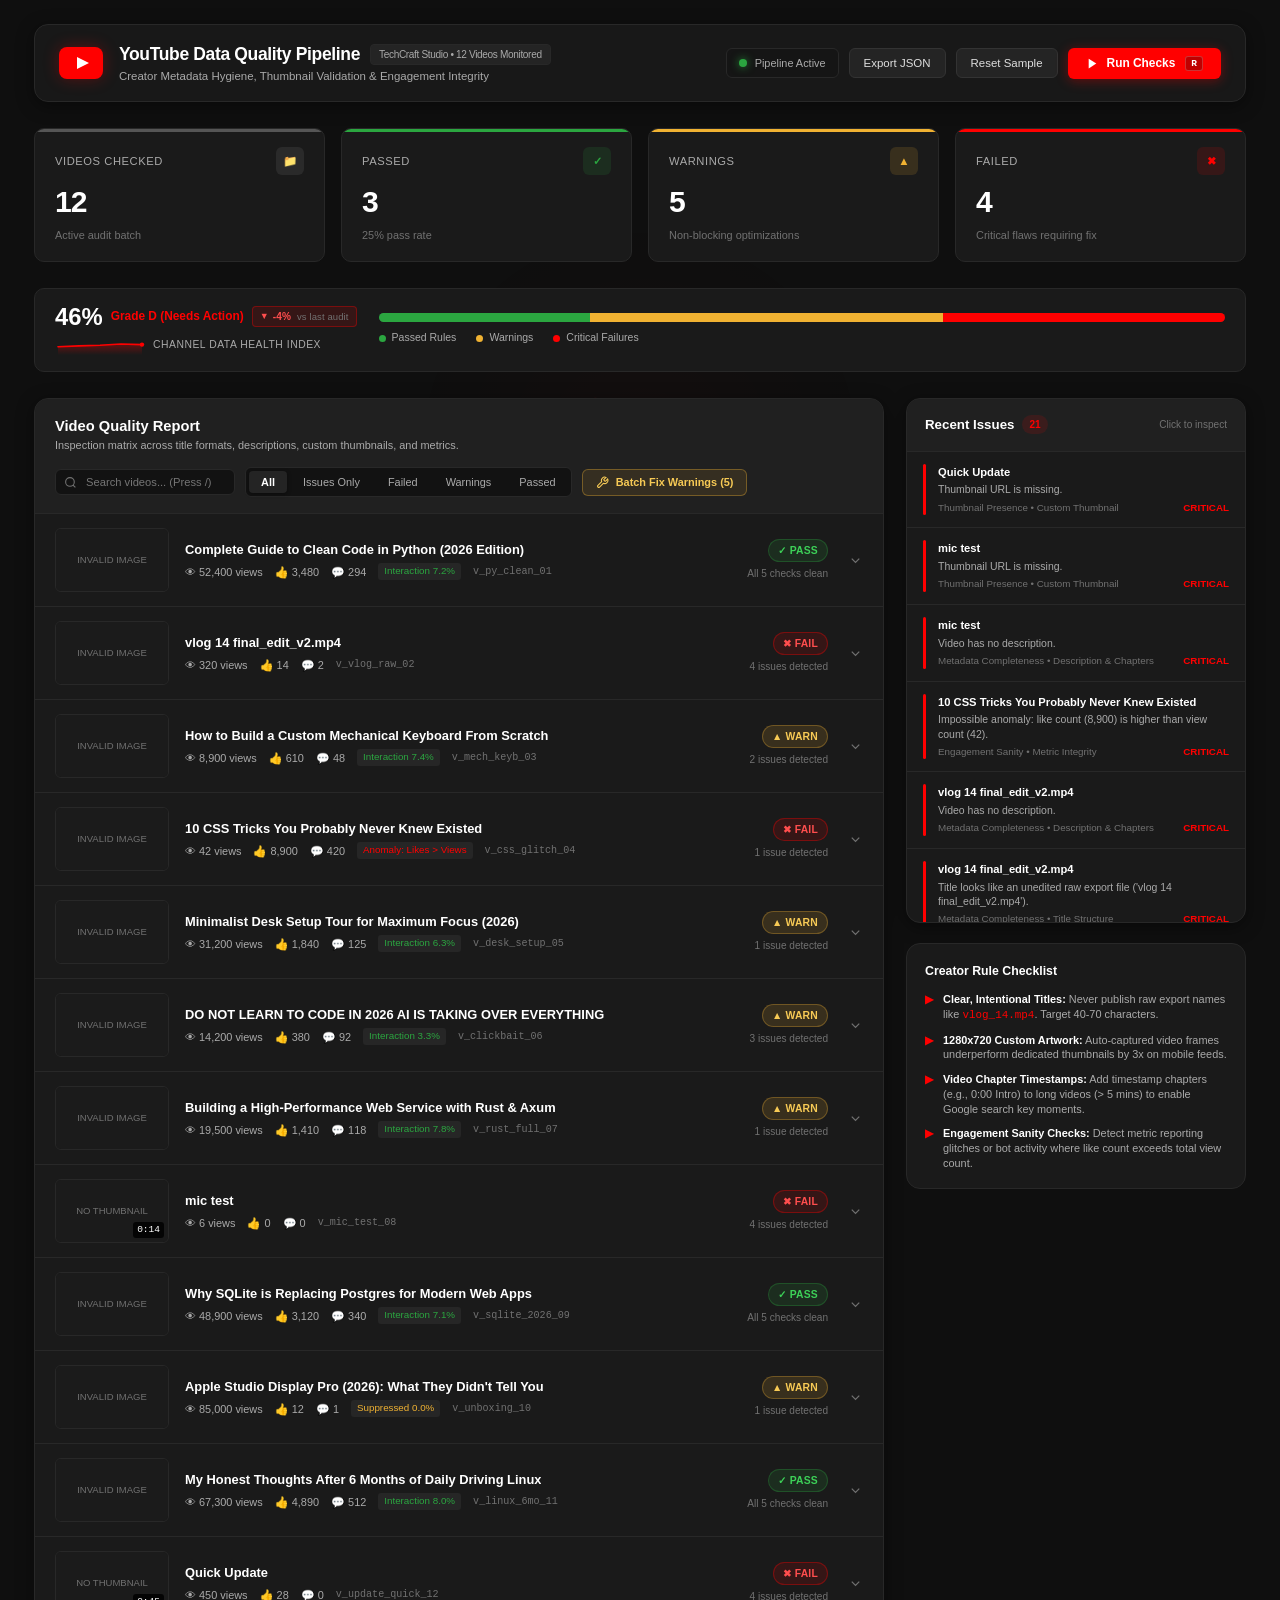
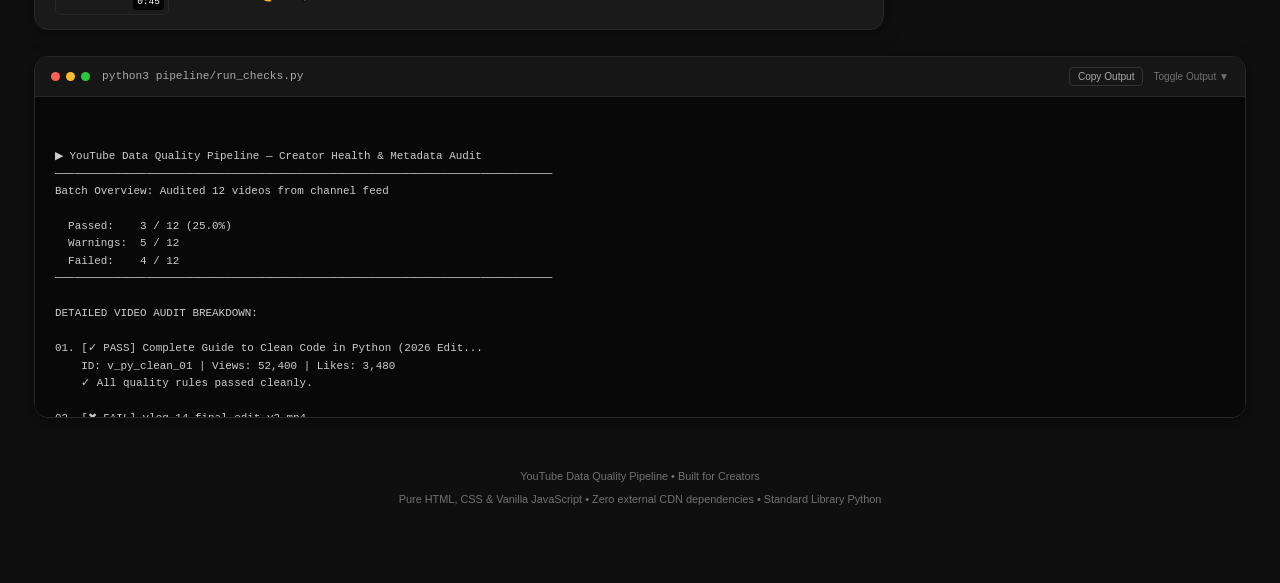
<file: index.html>
<!doctype html>
<html lang="en">
  <head>
    <meta charset="UTF-8" />
    <meta name="viewport" content="width=device-width, initial-scale=1.0" />
    <title>YouTube Data Quality Pipeline</title>
    <meta name="description" content="A practical monitoring and data quality pipeline for YouTube creators to catch metadata gaps, missing thumbnails, and engagement anomalies." />
    <meta property="og:title" content="YouTube Data Quality Pipeline" />
    <meta property="og:description" content="A practical monitoring and data quality pipeline for YouTube creators to catch metadata gaps, missing thumbnails, and engagement anomalies." />
    <meta property="og:type" content="website" />
    <meta name="twitter:card" content="summary_large_image" />
    <link rel="stylesheet" href="/frontend/styles.css" />
  </head>
  <body>
    <!-- Full-Screen Ambient Live Particle Canvas (YouTube red particles with central play-button orbital drift) -->
    <canvas id="particle-canvas"></canvas>

    <div class="app-container">
      <!-- Top Site Header (Clean, Muted, Professional) -->
      <header class="site-header">
        <div class="brand-wrapper">
          <div class="brand-logo-icon" title="YouTube Data Quality Pipeline">
            <div class="play-triangle"></div>
          </div>
          <div class="brand-text">
            <h1>
              YouTube Data Quality Pipeline
              <span class="channel-badge">TechCraft Studio • 12 Videos Monitored</span>
            </h1>
            <p>Creator Metadata Hygiene, Thumbnail Validation & Engagement Integrity</p>
          </div>
        </div>

        <div class="header-actions">
          <div class="system-status">
            <span class="status-dot"></span>
            <span>Pipeline Active</span>
          </div>
          <button id="export-report-btn" class="btn-secondary" title="Export JSON audit report">
            Export JSON
          </button>
          <button id="reset-data-btn" class="btn-secondary" title="Restore sample dataset to original state">
            Reset Sample
          </button>
          <button id="run-pipeline-btn" class="btn-primary" title="Execute automated channel ruleset">
            <svg class="btn-icon" width="13" height="13" viewBox="0 0 24 24" fill="currentColor">
              <polygon points="5 3 19 12 5 21 5 3"></polygon>
            </svg>
            Run Checks <span class="kbd-hint">R</span>
          </button>
        </div>
      </header>

      <!-- Pipeline Progress Banner (Shows during Run Checks simulation) -->
      <div id="pipeline-progress-banner" class="pipeline-progress-banner hidden">
        <div class="progress-header">
          <span id="progress-step-text" class="progress-step-text">Scanning channel video feed...</span>
          <span id="progress-step-count" style="font-family: var(--font-mono); color: var(--yt-red);">1/4</span>
        </div>
        <div class="progress-track">
          <div id="progress-fill" class="progress-fill"></div>
        </div>
      </div>

      <!-- Four Summary Metric Cards -->
      <section class="summary-grid">
        <!-- Total Videos -->
        <div class="summary-card total">
          <div class="card-label-group">
            <span class="card-title">Videos Checked</span>
            <div class="card-icon-badge">📁</div>
          </div>
          <div id="card-val-total" class="card-value">12</div>
          <div class="card-subtext">Active audit batch</div>
        </div>

        <!-- Passed -->
        <div class="summary-card passed">
          <div class="card-label-group">
            <span class="card-title">Passed</span>
            <div class="card-icon-badge">✓</div>
          </div>
          <div id="card-val-passed" class="card-value">3</div>
          <div id="passed-rate-text" class="card-subtext">25% pass rate</div>
        </div>

        <!-- Warnings -->
        <div class="summary-card warnings">
          <div class="card-label-group">
            <span class="card-title">Warnings</span>
            <div class="card-icon-badge">▲</div>
          </div>
          <div id="card-val-warnings" class="card-value">5</div>
          <div class="card-subtext">Non-blocking optimizations</div>
        </div>

        <!-- Failed -->
        <div class="summary-card failed">
          <div class="card-label-group">
            <span class="card-title">Failed</span>
            <div class="card-icon-badge">✖</div>
          </div>
          <div id="card-val-failed" class="card-value">4</div>
          <div class="card-subtext">Critical flaws requiring fix</div>
        </div>
      </section>

      <!-- Channel Health Bar -->
      <section class="health-overview-bar">
        <div class="health-stat-group">
          <div class="health-score-dial">
            <div class="score-number-row">
              <span id="health-score-val" class="score-number">58%</span>
              <span id="health-score-grade" class="score-grade">Grade C</span>
              <div id="health-trend-badge" class="health-trend-badge positive" title="Historical change compared to previous audit">
                <span id="trend-icon" class="trend-arrow">▲</span>
                <span id="health-trend-val">+8%</span>
                <span class="trend-period">vs last audit</span>
              </div>
            </div>
            <div class="health-sparkline-wrapper">
              <svg id="health-sparkline" class="health-sparkline" viewBox="0 0 90 22"></svg>
              <span class="score-label">Channel Data Health Index</span>
            </div>
          </div>
        </div>

        <div class="stacked-health-bar-container">
          <div class="stacked-health-bar">
            <div id="seg-passed" class="health-seg passed" style="width: 25%;"></div>
            <div id="seg-warn" class="health-seg warnings" style="width: 42%;"></div>
            <div id="seg-fail" class="health-seg failed" style="width: 33%;"></div>
          </div>
          <div class="stacked-health-legend">
            <div class="legend-item">
              <span class="legend-dot passed"></span>
              <span>Passed Rules</span>
            </div>
            <div class="legend-item">
              <span class="legend-dot warnings"></span>
              <span>Warnings</span>
            </div>
            <div class="legend-item">
              <span class="legend-dot failed"></span>
              <span>Critical Failures</span>
            </div>
          </div>
        </div>
      </section>

      <!-- Main Layout: Quality Report & Sidebar -->
      <div class="main-layout-grid">
        <!-- Left Column: Video Quality Report Section -->
        <section class="report-section">
          <div class="section-toolbar">
            <div class="toolbar-title-group">
              <h2>Video Quality Report</h2>
              <p>Inspection matrix across title formats, descriptions, custom thumbnails, and metrics.</p>
            </div>

            <div style="display: flex; gap: 10px; flex-wrap: wrap; align-items: center;">
              <div class="search-wrapper">
                <svg class="search-icon" viewBox="0 0 24 24" fill="none" stroke="currentColor" stroke-width="2">
                  <circle cx="11" cy="11" r="8"></circle>
                  <line x1="21" y1="21" x2="16.65" y2="16.65"></line>
                </svg>
                <input type="text" id="video-search-input" class="search-input" placeholder="Search videos... (Press /)" />
              </div>

              <div class="filter-group">
                <button class="filter-btn active" data-filter="all">All</button>
                <button class="filter-btn" data-filter="issues">Issues Only</button>
                <button class="filter-btn" data-filter="failed">Failed</button>
                <button class="filter-btn" data-filter="warnings">Warnings</button>
                <button class="filter-btn" data-filter="passed">Passed</button>
              </div>

              <button id="batch-fix-btn" class="batch-fix-btn" title="Batch apply recommended metadata fixes to all warning videos">
                <svg width="13" height="13" viewBox="0 0 24 24" fill="none" stroke="currentColor" stroke-width="2">
                  <path d="M14.7 6.3a1 1 0 0 0 0 1.4l1.6 1.6a1 1 0 0 0 1.4 0l3.77-3.77a6 6 0 0 1-7.94 7.94l-6.91 6.91a2.12 2.12 0 0 1-3-3l6.91-6.91a6 6 0 0 1 7.94-7.94l-3.76 3.76z"></path>
                </svg>
                <span>Batch Fix Warnings (<span id="batch-fix-count">5</span>)</span>
              </button>
            </div>
          </div>

          <!-- Video Audit List -->
          <div id="video-audit-list" class="video-list">
            <!-- Populated dynamically via app.js -->
          </div>
        </section>

        <!-- Right Column: Recent Issues & Creator Checklist -->
        <aside class="sidebar-panel">
          <!-- Recent Issues Panel -->
          <div class="issues-panel">
            <div class="panel-header">
              <h3>
                <span>Recent Issues</span>
                <span id="issues-count-badge" class="issues-count-pill">0</span>
              </h3>
              <span style="font-size: 0.72rem; color: var(--yt-text-muted);">Click to inspect</span>
            </div>
            <div id="recent-issues-list" class="issues-list">
              <!-- Populated dynamically via app.js -->
            </div>
          </div>

          <!-- Creator Quality Checklist -->
          <div class="checklist-panel">
            <h4>Creator Rule Checklist</h4>
            <ul class="checklist-items">
              <li class="checklist-item">
                <span class="check-bullet">▶</span>
                <div>
                  <strong style="color: #fff;">Clear, Intentional Titles:</strong>
                  Never publish raw export names like <code style="color: var(--yt-red);">vlog_14.mp4</code>. Target 40-70 characters.
                </div>
              </li>
              <li class="checklist-item">
                <span class="check-bullet">▶</span>
                <div>
                  <strong style="color: #fff;">1280x720 Custom Artwork:</strong>
                  Auto-captured video frames underperform dedicated thumbnails by 3x on mobile feeds.
                </div>
              </li>
              <li class="checklist-item">
                <span class="check-bullet">▶</span>
                <div>
                  <strong style="color: #fff;">Video Chapter Timestamps:</strong>
                  Add timestamp chapters (e.g., 0:00 Intro) to long videos (&gt; 5 mins) to enable Google search key moments.
                </div>
              </li>
              <li class="checklist-item">
                <span class="check-bullet">▶</span>
                <div>
                  <strong style="color: #fff;">Engagement Sanity Checks:</strong>
                  Detect metric reporting glitches or bot activity where like count exceeds total view count.
                </div>
              </li>
            </ul>
          </div>
        </aside>
      </div>

      <!-- Terminal CLI Section (Displays exact CLI output from run_checks.py) -->
      <section class="terminal-section">
        <div id="terminal-header-toggle" class="terminal-header">
          <div class="terminal-title-group">
            <div class="terminal-dots">
              <span class="t-dot r"></span>
              <span class="t-dot y"></span>
              <span class="t-dot g"></span>
            </div>
            <span>python3 pipeline/run_checks.py</span>
          </div>
          <div class="terminal-actions">
            <button id="copy-terminal-btn" class="btn-terminal-copy">Copy Output</button>
            <span style="font-size: 0.72rem; color: var(--yt-text-muted);">Toggle Output ▼</span>
          </div>
        </div>
        <div id="terminal-body" class="terminal-body">
          <pre id="terminal-content">Loading pipeline results...</pre>
        </div>
      </section>

      <!-- Footer -->
      <footer class="site-footer">
        <div>YouTube Data Quality Pipeline • Built for Creators</div>
        <div>Pure HTML, CSS & Vanilla JavaScript • Zero external CDN dependencies • Standard Library Python</div>
      </footer>
    </div>

    <script src="/frontend/app.js"></script>
  </body>
</html>
</file>
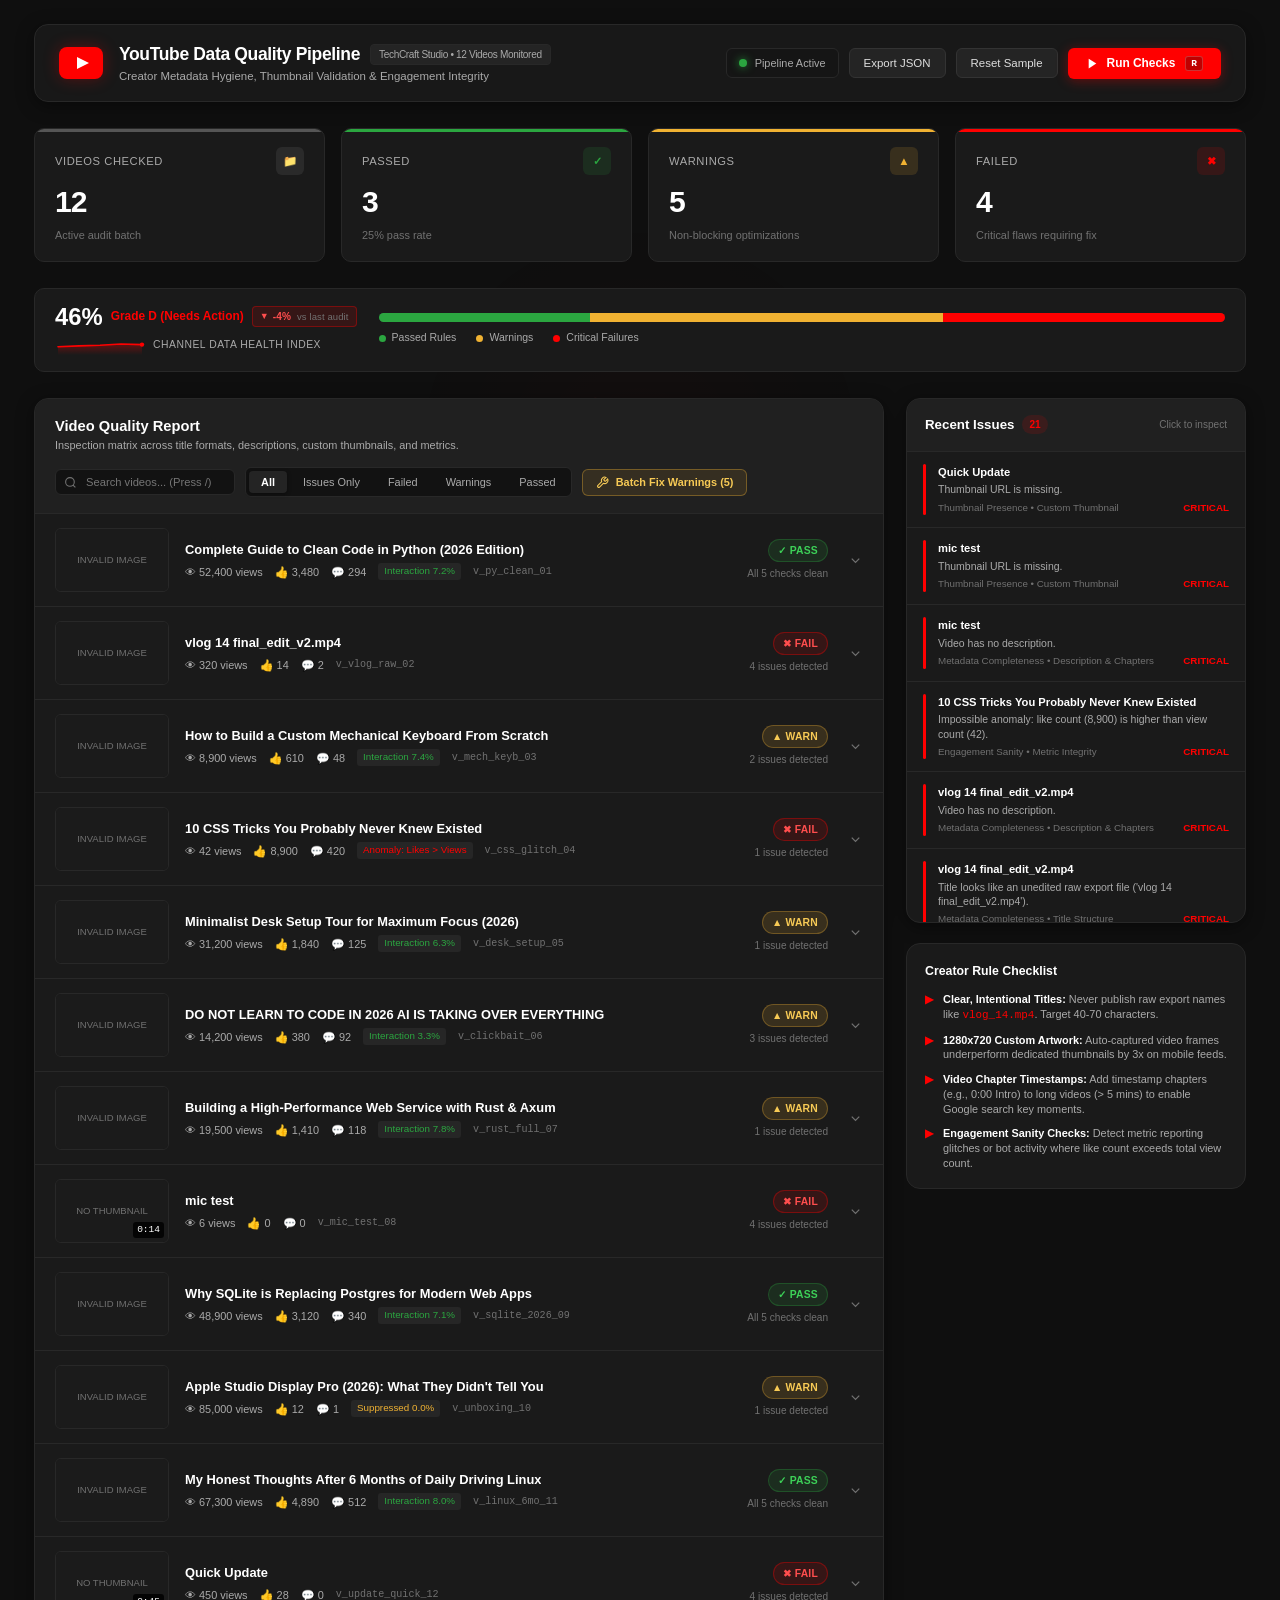
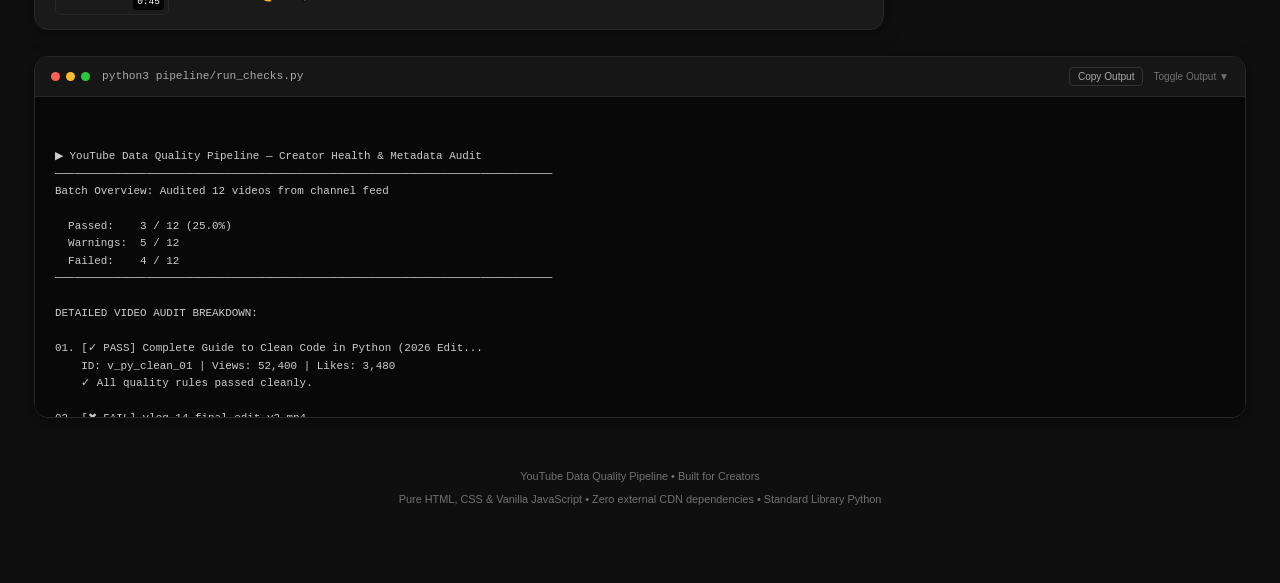
<file: frontend/index.html>
<!DOCTYPE html>
<html lang="en">
<head>
  <meta charset="UTF-8" />
  <meta name="viewport" content="width=device-width, initial-scale=1.0" />
  <title>YouTube Data Quality Pipeline</title>
  <meta name="description" content="A practical monitoring and data quality pipeline for YouTube creators to catch metadata gaps, missing thumbnails, and engagement anomalies." />
  <link rel="stylesheet" href="styles.css" />
</head>
<body>
  <!-- Full-Screen Ambient Live Particle Canvas (YouTube red particles with central play-button orbital drift) -->
  <canvas id="particle-canvas"></canvas>

  <div class="app-container">
    <!-- Top Site Header (Clean, Muted, Professional) -->
    <header class="site-header">
      <div class="brand-wrapper">
        <div class="brand-logo-icon" title="YouTube Data Quality Pipeline">
          <div class="play-triangle"></div>
        </div>
        <div class="brand-text">
          <h1>
            YouTube Data Quality Pipeline
            <span class="channel-badge">TechCraft Studio • 12 Videos Monitored</span>
          </h1>
          <p>Creator Metadata Hygiene, Thumbnail Validation & Engagement Integrity</p>
        </div>
      </div>

      <div class="header-actions">
        <div class="system-status">
          <span class="status-dot"></span>
          <span>Pipeline Active</span>
        </div>
        <button id="export-report-btn" class="btn-secondary" title="Export JSON audit report">
          Export JSON
        </button>
        <button id="reset-data-btn" class="btn-secondary" title="Restore sample dataset to original state">
          Reset Sample
        </button>
        <button id="run-pipeline-btn" class="btn-primary" title="Execute automated channel ruleset">
          <svg class="btn-icon" width="13" height="13" viewBox="0 0 24 24" fill="currentColor">
            <polygon points="5 3 19 12 5 21 5 3"></polygon>
          </svg>
          Run Checks <span class="kbd-hint">R</span>
        </button>
      </div>
    </header>

    <!-- Pipeline Progress Banner (Shows during Run Checks simulation) -->
    <div id="pipeline-progress-banner" class="pipeline-progress-banner hidden">
      <div class="progress-header">
        <span id="progress-step-text" class="progress-step-text">Scanning channel video feed...</span>
        <span id="progress-step-count" style="font-family: var(--font-mono); color: var(--yt-red);">1/4</span>
      </div>
      <div class="progress-track">
        <div id="progress-fill" class="progress-fill"></div>
      </div>
    </div>

    <!-- Four Summary Metric Cards -->
    <section class="summary-grid">
      <!-- Total Videos -->
      <div class="summary-card total">
        <div class="card-label-group">
          <span class="card-title">Videos Checked</span>
          <div class="card-icon-badge">📁</div>
        </div>
        <div id="card-val-total" class="card-value">12</div>
        <div class="card-subtext">Active audit batch</div>
      </div>

      <!-- Passed -->
      <div class="summary-card passed">
        <div class="card-label-group">
          <span class="card-title">Passed</span>
          <div class="card-icon-badge">✓</div>
        </div>
        <div id="card-val-passed" class="card-value">3</div>
        <div id="passed-rate-text" class="card-subtext">25% pass rate</div>
      </div>

      <!-- Warnings -->
      <div class="summary-card warnings">
        <div class="card-label-group">
          <span class="card-title">Warnings</span>
          <div class="card-icon-badge">▲</div>
        </div>
        <div id="card-val-warnings" class="card-value">5</div>
        <div class="card-subtext">Non-blocking optimizations</div>
      </div>

      <!-- Failed -->
      <div class="summary-card failed">
        <div class="card-label-group">
          <span class="card-title">Failed</span>
          <div class="card-icon-badge">✖</div>
        </div>
        <div id="card-val-failed" class="card-value">4</div>
        <div class="card-subtext">Critical flaws requiring fix</div>
      </div>
    </section>

    <!-- Channel Health Bar -->
    <section class="health-overview-bar">
      <div class="health-stat-group">
        <div class="health-score-dial">
          <div class="score-number-row">
            <span id="health-score-val" class="score-number">58%</span>
            <span id="health-score-grade" class="score-grade">Grade C</span>
            <div id="health-trend-badge" class="health-trend-badge positive" title="Historical change compared to previous audit">
              <span id="trend-icon" class="trend-arrow">▲</span>
              <span id="health-trend-val">+8%</span>
              <span class="trend-period">vs last audit</span>
            </div>
          </div>
          <div class="health-sparkline-wrapper">
            <svg id="health-sparkline" class="health-sparkline" viewBox="0 0 90 22"></svg>
            <span class="score-label">Channel Data Health Index</span>
          </div>
        </div>
      </div>

      <div class="stacked-health-bar-container">
        <div class="stacked-health-bar">
          <div id="seg-passed" class="health-seg passed" style="width: 25%;"></div>
          <div id="seg-warn" class="health-seg warnings" style="width: 42%;"></div>
          <div id="seg-fail" class="health-seg failed" style="width: 33%;"></div>
        </div>
        <div class="stacked-health-legend">
          <div class="legend-item">
            <span class="legend-dot passed"></span>
            <span>Passed Rules</span>
          </div>
          <div class="legend-item">
            <span class="legend-dot warnings"></span>
            <span>Warnings</span>
          </div>
          <div class="legend-item">
            <span class="legend-dot failed"></span>
            <span>Critical Failures</span>
          </div>
        </div>
      </div>
    </section>

    <!-- Main Layout: Quality Report & Sidebar -->
    <div class="main-layout-grid">
      <!-- Left Column: Video Quality Report Section -->
      <section class="report-section">
        <div class="section-toolbar">
          <div class="toolbar-title-group">
            <h2>Video Quality Report</h2>
            <p>Inspection matrix across title formats, descriptions, custom thumbnails, and metrics.</p>
          </div>

          <div style="display: flex; gap: 10px; flex-wrap: wrap; align-items: center;">
            <div class="search-wrapper">
              <svg class="search-icon" viewBox="0 0 24 24" fill="none" stroke="currentColor" stroke-width="2">
                <circle cx="11" cy="11" r="8"></circle>
                <line x1="21" y1="21" x2="16.65" y2="16.65"></line>
              </svg>
              <input type="text" id="video-search-input" class="search-input" placeholder="Search videos... (Press /)" />
            </div>

            <div class="filter-group">
              <button class="filter-btn active" data-filter="all">All</button>
              <button class="filter-btn" data-filter="issues">Issues Only</button>
              <button class="filter-btn" data-filter="failed">Failed</button>
              <button class="filter-btn" data-filter="warnings">Warnings</button>
              <button class="filter-btn" data-filter="passed">Passed</button>
            </div>

            <button id="batch-fix-btn" class="batch-fix-btn" title="Batch apply recommended metadata fixes to all warning videos">
              <svg width="13" height="13" viewBox="0 0 24 24" fill="none" stroke="currentColor" stroke-width="2">
                <path d="M14.7 6.3a1 1 0 0 0 0 1.4l1.6 1.6a1 1 0 0 0 1.4 0l3.77-3.77a6 6 0 0 1-7.94 7.94l-6.91 6.91a2.12 2.12 0 0 1-3-3l6.91-6.91a6 6 0 0 1 7.94-7.94l-3.76 3.76z"></path>
              </svg>
              <span>Batch Fix Warnings (<span id="batch-fix-count">5</span>)</span>
            </button>
          </div>
        </div>

        <!-- Video Audit List -->
        <div id="video-audit-list" class="video-list">
          <!-- Populated dynamically via app.js -->
        </div>
      </section>

      <!-- Right Column: Recent Issues & Creator Checklist -->
      <aside class="sidebar-panel">
        <!-- Recent Issues Panel -->
        <div class="issues-panel">
          <div class="panel-header">
            <h3>
              <span>Recent Issues</span>
              <span id="issues-count-badge" class="issues-count-pill">0</span>
            </h3>
            <span style="font-size: 0.72rem; color: var(--yt-text-muted);">Click to inspect</span>
          </div>
          <div id="recent-issues-list" class="issues-list">
            <!-- Populated dynamically via app.js -->
          </div>
        </div>

        <!-- Creator Quality Checklist -->
        <div class="checklist-panel">
          <h4>Creator Rule Checklist</h4>
          <ul class="checklist-items">
            <li class="checklist-item">
              <span class="check-bullet">▶</span>
              <div>
                <strong style="color: #fff;">Clear, Intentional Titles:</strong>
                Never publish raw export names like <code style="color: var(--yt-red);">vlog_14.mp4</code>. Target 40-70 characters.
              </div>
            </li>
            <li class="checklist-item">
              <span class="check-bullet">▶</span>
              <div>
                <strong style="color: #fff;">1280x720 Custom Artwork:</strong>
                Auto-captured video frames underperform dedicated thumbnails by 3x on mobile feeds.
              </div>
            </li>
            <li class="checklist-item">
              <span class="check-bullet">▶</span>
              <div>
                <strong style="color: #fff;">Video Chapter Timestamps:</strong>
                Add timestamp chapters (e.g., 0:00 Intro) to long videos (&gt; 5 mins) to enable Google search key moments.
              </div>
            </li>
            <li class="checklist-item">
              <span class="check-bullet">▶</span>
              <div>
                <strong style="color: #fff;">Engagement Sanity Checks:</strong>
                Detect metric reporting glitches or bot activity where like count exceeds total view count.
              </div>
            </li>
          </ul>
        </div>
      </aside>
    </div>

    <!-- Terminal CLI Section (Displays exact CLI output from run_checks.py) -->
    <section class="terminal-section">
      <div id="terminal-header-toggle" class="terminal-header">
        <div class="terminal-title-group">
          <div class="terminal-dots">
            <span class="t-dot r"></span>
            <span class="t-dot y"></span>
            <span class="t-dot g"></span>
          </div>
          <span>python3 pipeline/run_checks.py</span>
        </div>
        <div class="terminal-actions">
          <button id="copy-terminal-btn" class="btn-terminal-copy">Copy Output</button>
          <span style="font-size: 0.72rem; color: var(--yt-text-muted);">Toggle Output ▼</span>
        </div>
      </div>
      <div id="terminal-body" class="terminal-body">
        <pre id="terminal-content">Loading pipeline results...</pre>
      </div>
    </section>

    <!-- Footer -->
    <footer class="site-footer">
      <div>YouTube Data Quality Pipeline • Built for Creators</div>
      <div>Pure HTML, CSS & Vanilla JavaScript • Zero external CDN dependencies • Standard Library Python</div>
    </footer>
  </div>

  <script src="app.js"></script>
</body>
</html>
</file>
<file: frontend/styles.css>
/* ==========================================================================
   YouTube Data Quality Pipeline (Premium Edition)
   Design System: Official YouTube Dark Theme
   Background: #0f0f0f | Surfaces: #1a1a1a, #242424 | Accent: #FF0000
   ========================================================================== */

:root {
  --yt-bg: #0f0f0f;
  --yt-surface: #1a1a1a;
  --yt-surface-hover: #222222;
  --yt-surface-card: #242424;
  --yt-surface-elevated: #282828;
  --yt-surface-subtle: #141414;
  --yt-border: #282828;
  --yt-border-light: #333333;
  --yt-border-focus: #555555;
  --yt-red: #ff0000;
  --yt-red-hover: #cc0000;
  --yt-red-dim: rgba(255, 0, 0, 0.12);
  --yt-red-glow: rgba(255, 0, 0, 0.28);
  --yt-text-primary: #ffffff;
  --yt-text-body: #dedede;
  --yt-text-secondary: #aaaaaa;
  --yt-text-muted: #717171;
  --yt-green: #2ba640;
  --yt-green-dim: rgba(43, 166, 64, 0.14);
  --yt-green-glow: rgba(43, 166, 64, 0.28);
  --yt-amber: #f0b232;
  --yt-amber-dim: rgba(240, 178, 50, 0.14);
  --yt-amber-glow: rgba(240, 178, 50, 0.28);
  --font-system: -apple-system, BlinkMacSystemFont, "Segoe UI", Roboto, Oxygen-Sans, Ubuntu, Cantarell, "Helvetica Neue", sans-serif;
  --font-mono: ui-monospace, SFMono-Regular, "SF Mono", Menlo, Consolas, "Liberation Mono", monospace;
  --radius-xs: 4px;
  --radius-sm: 6px;
  --radius-md: 10px;
  --radius-lg: 14px;
  --radius-full: 999px;
  --shadow-card: 0 4px 18px rgba(0, 0, 0, 0.42);
  --shadow-floating: 0 8px 30px rgba(0, 0, 0, 0.65);
}

*, *::before, *::after {
  box-sizing: border-box;
  margin: 0;
  padding: 0;
}

html, body {
  width: 100%;
  min-height: 100vh;
  background-color: var(--yt-bg);
  color: var(--yt-text-primary);
  font-family: var(--font-system);
  font-size: 14px;
  line-height: 1.5;
  -webkit-font-smoothing: antialiased;
  -moz-osx-font-smoothing: grayscale;
  overflow-x: hidden;
}

/* Full-Screen Ambient Live Particle Canvas */
#particle-canvas {
  position: fixed;
  top: 0;
  left: 0;
  width: 100vw;
  height: 100vh;
  z-index: 0;
  pointer-events: none;
}

/* App Layout Container */
.app-container {
  position: relative;
  z-index: 1;
  max-width: 1260px;
  margin: 0 auto;
  padding: 24px 24px 64px 24px;
  display: flex;
  flex-direction: column;
  gap: 26px;
}

/* ==========================================================================
   Header Section (Clean, Muted, Professional)
   ========================================================================== */
.site-header {
  display: flex;
  align-items: center;
  justify-content: space-between;
  padding: 16px 24px;
  background-color: rgba(26, 26, 26, 0.92);
  backdrop-filter: blur(14px);
  -webkit-backdrop-filter: blur(14px);
  border: 1px solid var(--yt-border);
  border-radius: var(--radius-lg);
  box-shadow: var(--shadow-card);
}

.brand-wrapper {
  display: flex;
  align-items: center;
  gap: 16px;
}

.brand-logo-icon {
  display: flex;
  align-items: center;
  justify-content: center;
  width: 44px;
  height: 32px;
  background-color: var(--yt-red);
  border-radius: 8px;
  box-shadow: 0 0 16px var(--yt-red-glow);
  transition: transform 0.2s ease, box-shadow 0.2s ease;
  flex-shrink: 0;
  cursor: pointer;
}

.brand-logo-icon:hover {
  transform: scale(1.04);
  box-shadow: 0 0 24px rgba(255, 0, 0, 0.45);
}

.play-triangle {
  width: 0;
  height: 0;
  border-style: solid;
  border-width: 6.5px 0 6.5px 12px;
  border-color: transparent transparent transparent #ffffff;
  margin-left: 3px;
}

.brand-text h1 {
  font-size: 1.25rem;
  font-weight: 600;
  letter-spacing: -0.02em;
  color: var(--yt-text-primary);
  display: flex;
  align-items: center;
  gap: 10px;
}

.brand-text .channel-badge {
  font-size: 0.72rem;
  font-weight: 500;
  color: var(--yt-text-secondary);
  background-color: rgba(255, 255, 255, 0.05);
  padding: 2px 8px;
  border-radius: var(--radius-xs);
  border: 1px solid var(--yt-border);
}

.brand-text p {
  font-size: 0.82rem;
  color: var(--yt-text-secondary);
  margin-top: 1px;
}

.header-actions {
  display: flex;
  align-items: center;
  gap: 10px;
}

.system-status {
  display: flex;
  align-items: center;
  gap: 8px;
  font-size: 0.78rem;
  color: var(--yt-text-secondary);
  background-color: #151515;
  padding: 6px 12px;
  border-radius: var(--radius-sm);
  border: 1px solid var(--yt-border);
}

.status-dot {
  width: 8px;
  height: 8px;
  border-radius: 50%;
  background-color: var(--yt-green);
  box-shadow: 0 0 8px rgba(43, 166, 64, 0.85);
  animation: pulse-dot 2.6s infinite ease-in-out;
}

@keyframes pulse-dot {
  0%, 100% { opacity: 0.7; transform: scale(0.95); }
  50% { opacity: 1; transform: scale(1.15); }
}

.btn-secondary {
  background-color: var(--yt-surface-card);
  border: 1px solid var(--yt-border-light);
  color: var(--yt-text-body);
  font-family: inherit;
  font-size: 0.82rem;
  font-weight: 500;
  padding: 8px 14px;
  border-radius: var(--radius-sm);
  cursor: pointer;
  transition: all 0.15s ease;
  display: inline-flex;
  align-items: center;
  gap: 6px;
}

.btn-secondary:hover {
  background-color: var(--yt-surface-elevated);
  border-color: #444;
  color: #ffffff;
}

.batch-fix-btn {
  background-color: rgba(240, 178, 50, 0.1);
  border: 1px solid rgba(240, 178, 50, 0.35);
  color: #f7ca55;
  font-weight: 600;
  padding: 6px 13px;
  border-radius: var(--radius-sm);
  display: inline-flex;
  align-items: center;
  gap: 7px;
  font-size: 0.78rem;
  cursor: pointer;
  transition: all 0.2s ease;
  white-space: nowrap;
}

.batch-fix-btn:hover:not(:disabled) {
  background-color: rgba(240, 178, 50, 0.2);
  border-color: var(--yt-amber);
  color: #ffffff;
  transform: translateY(-1px);
  box-shadow: 0 2px 10px rgba(240, 178, 50, 0.25);
}

.batch-fix-btn:active:not(:disabled) {
  transform: translateY(1px);
}

.batch-fix-btn:disabled {
  opacity: 0.45;
  cursor: not-allowed;
  border-color: var(--yt-border);
  color: var(--yt-text-muted);
  background-color: transparent;
  transform: none;
  box-shadow: none;
}

.btn-primary {
  display: inline-flex;
  align-items: center;
  gap: 8px;
  background-color: var(--yt-red);
  color: #ffffff;
  border: none;
  font-family: inherit;
  font-size: 0.85rem;
  font-weight: 600;
  padding: 8px 18px;
  border-radius: var(--radius-sm);
  cursor: pointer;
  transition: all 0.2s ease;
  box-shadow: 0 2px 12px rgba(255, 0, 0, 0.35);
}

.btn-primary:hover {
  background-color: var(--yt-red-hover);
  box-shadow: 0 4px 18px rgba(255, 0, 0, 0.5);
  transform: translateY(-1px);
}

.btn-primary:active {
  transform: translateY(1px);
}

.btn-primary:disabled {
  opacity: 0.6;
  cursor: not-allowed;
  transform: none;
}

.kbd-hint {
  font-size: 0.68rem;
  background-color: rgba(0, 0, 0, 0.25);
  border: 1px solid rgba(255, 255, 255, 0.2);
  padding: 1px 5px;
  border-radius: 3px;
  font-family: var(--font-mono);
  margin-left: 2px;
}

/* ==========================================================================
   Pipeline Run Live Progress Drawer
   ========================================================================== */
.pipeline-progress-banner {
  background-color: var(--yt-surface);
  border: 1px solid var(--yt-border);
  border-radius: var(--radius-md);
  padding: 14px 20px;
  display: flex;
  flex-direction: column;
  gap: 8px;
  transition: all 0.3s ease;
}

.pipeline-progress-banner.hidden {
  display: none;
}

.progress-header {
  display: flex;
  justify-content: space-between;
  align-items: center;
  font-size: 0.82rem;
  color: var(--yt-text-secondary);
}

.progress-step-text {
  font-weight: 500;
  color: var(--yt-text-primary);
  display: flex;
  align-items: center;
  gap: 8px;
}

.progress-track {
  width: 100%;
  height: 6px;
  background-color: #242424;
  border-radius: var(--radius-full);
  overflow: hidden;
}

.progress-fill {
  height: 100%;
  width: 0%;
  background: linear-gradient(90deg, #cc0000, #ff0000);
  border-radius: var(--radius-full);
  transition: width 0.35s ease;
}

/* ==========================================================================
   Summary Metric Cards (4-column grid)
   ========================================================================== */
.summary-grid {
  display: grid;
  grid-template-columns: repeat(4, 1fr);
  gap: 16px;
}

.summary-card {
  background-color: var(--yt-surface);
  border: 1px solid var(--yt-border);
  border-radius: var(--radius-md);
  padding: 18px 20px;
  display: flex;
  flex-direction: column;
  gap: 8px;
  position: relative;
  overflow: hidden;
  transition: transform 0.2s ease, border-color 0.2s ease, box-shadow 0.2s ease;
}

.summary-card:hover {
  transform: translateY(-2px);
  border-color: #3d3d3d;
  box-shadow: var(--shadow-card);
}

.summary-card::before {
  content: "";
  position: absolute;
  top: 0;
  left: 0;
  right: 0;
  height: 3px;
  background-color: transparent;
  transition: background-color 0.2s ease;
}

.summary-card.total::before { background-color: #555555; }
.summary-card.passed::before { background-color: var(--yt-green); }
.summary-card.warnings::before { background-color: var(--yt-amber); }
.summary-card.failed::before { background-color: var(--yt-red); }

.card-label-group {
  display: flex;
  align-items: center;
  justify-content: space-between;
}

.card-title {
  font-size: 0.8rem;
  font-weight: 500;
  color: var(--yt-text-secondary);
  text-transform: uppercase;
  letter-spacing: 0.05em;
}

.card-icon-badge {
  width: 28px;
  height: 28px;
  border-radius: var(--radius-sm);
  display: flex;
  align-items: center;
  justify-content: center;
  font-size: 0.82rem;
  font-weight: 600;
}

.summary-card.total .card-icon-badge {
  background-color: rgba(255, 255, 255, 0.07);
  color: var(--yt-text-primary);
}

.summary-card.passed .card-icon-badge {
  background-color: var(--yt-green-dim);
  color: var(--yt-green);
}

.summary-card.warnings .card-icon-badge {
  background-color: var(--yt-amber-dim);
  color: var(--yt-amber);
}

.summary-card.failed .card-icon-badge {
  background-color: var(--yt-red-dim);
  color: var(--yt-red);
}

.card-value {
  font-size: 2.15rem;
  font-weight: 700;
  letter-spacing: -0.03em;
  color: var(--yt-text-primary);
  line-height: 1.1;
  margin-top: 2px;
}

.card-subtext {
  font-size: 0.78rem;
  color: var(--yt-text-muted);
  display: flex;
  align-items: center;
  gap: 5px;
}

/* ==========================================================================
   Health Score Overview Banner
   ========================================================================== */
.health-overview-bar {
  background-color: var(--yt-surface);
  border: 1px solid var(--yt-border);
  border-radius: var(--radius-md);
  padding: 16px 20px;
  display: flex;
  align-items: center;
  justify-content: space-between;
  gap: 22px;
}

.health-stat-group {
  display: flex;
  align-items: center;
  gap: 16px;
  min-width: 270px;
}

.health-score-dial {
  display: flex;
  flex-direction: column;
}

.health-score-dial .score-number-row {
  display: flex;
  align-items: center;
  gap: 8px;
  flex-wrap: wrap;
}

.health-score-dial .score-number {
  font-size: 1.7rem;
  font-weight: 700;
  line-height: 1;
  color: #ffffff;
}

.health-score-dial .score-grade {
  font-size: 0.85rem;
  font-weight: 600;
  color: var(--yt-green);
}

.health-trend-badge {
  display: inline-flex;
  align-items: center;
  gap: 4px;
  font-size: 0.72rem;
  font-weight: 600;
  padding: 2px 7px;
  border-radius: var(--radius-xs);
  letter-spacing: 0.01em;
  transition: all 0.25s ease;
}

.health-trend-badge.positive {
  background-color: var(--yt-green-dim);
  color: #3dd158;
  border: 1px solid rgba(43, 166, 64, 0.35);
}

.health-trend-badge.negative {
  background-color: var(--yt-red-dim);
  color: #ff4e4e;
  border: 1px solid rgba(255, 0, 0, 0.35);
}

.health-trend-badge.neutral {
  background-color: rgba(255, 255, 255, 0.06);
  color: var(--yt-text-secondary);
  border: 1px solid var(--yt-border);
}

.trend-arrow {
  font-size: 0.65rem;
  line-height: 1;
}

.trend-period {
  font-size: 0.68rem;
  color: var(--yt-text-muted);
  font-weight: 400;
  margin-left: 2px;
}

.health-sparkline-wrapper {
  display: flex;
  align-items: center;
  gap: 8px;
  margin-top: 4px;
}

.health-sparkline {
  width: 90px;
  height: 22px;
  overflow: visible;
}

.health-score-dial .score-label {
  font-size: 0.74rem;
  color: var(--yt-text-secondary);
  text-transform: uppercase;
  letter-spacing: 0.05em;
  margin-top: 3px;
}

.stacked-health-bar-container {
  flex: 1;
  display: flex;
  flex-direction: column;
  gap: 8px;
}

.stacked-health-bar {
  height: 9px;
  border-radius: var(--radius-full);
  background-color: #242424;
  display: flex;
  overflow: hidden;
}

.health-seg {
  height: 100%;
  transition: width 0.4s ease;
}

.health-seg.passed { background-color: var(--yt-green); }
.health-seg.warnings { background-color: var(--yt-amber); }
.health-seg.failed { background-color: var(--yt-red); }

.stacked-health-legend {
  display: flex;
  gap: 20px;
  font-size: 0.75rem;
  color: var(--yt-text-secondary);
}

.legend-item {
  display: flex;
  align-items: center;
  gap: 6px;
}

.legend-dot {
  width: 7px;
  height: 7px;
  border-radius: 50%;
}

.legend-dot.passed { background-color: var(--yt-green); }
.legend-dot.warnings { background-color: var(--yt-amber); }
.legend-dot.failed { background-color: var(--yt-red); }

/* ==========================================================================
   Two-Column Main Content Layout
   ========================================================================== */
.main-layout-grid {
  display: grid;
  grid-template-columns: 1fr 340px;
  gap: 22px;
  align-items: start;
}

/* ==========================================================================
   Quality Report (Videos Section)
   ========================================================================== */
.report-section {
  background-color: var(--yt-surface);
  border: 1px solid var(--yt-border);
  border-radius: var(--radius-lg);
  overflow: hidden;
  box-shadow: var(--shadow-card);
}

.section-toolbar {
  padding: 16px 20px;
  background-color: rgba(36, 36, 36, 0.65);
  border-bottom: 1px solid var(--yt-border);
  display: flex;
  align-items: center;
  justify-content: space-between;
  gap: 14px;
  flex-wrap: wrap;
}

.toolbar-title-group h2 {
  font-size: 1.05rem;
  font-weight: 600;
  color: var(--yt-text-primary);
}

.toolbar-title-group p {
  font-size: 0.78rem;
  color: var(--yt-text-secondary);
}

.filter-group {
  display: flex;
  align-items: center;
  gap: 4px;
  background-color: #121212;
  padding: 3px;
  border-radius: var(--radius-sm);
  border: 1px solid var(--yt-border);
}

.filter-btn {
  background: transparent;
  border: none;
  font-family: inherit;
  font-size: 0.78rem;
  font-weight: 500;
  color: var(--yt-text-secondary);
  padding: 5px 12px;
  border-radius: 4px;
  cursor: pointer;
  transition: all 0.15s ease;
  white-space: nowrap;
}

.filter-btn:hover {
  color: var(--yt-text-primary);
  background-color: rgba(255, 255, 255, 0.05);
}

.filter-btn.active {
  background-color: var(--yt-surface-card);
  color: #ffffff;
  font-weight: 600;
  box-shadow: 0 1px 4px rgba(0, 0, 0, 0.4);
}

.search-wrapper {
  position: relative;
  display: flex;
  align-items: center;
}

.search-input {
  background-color: #121212;
  border: 1px solid var(--yt-border);
  color: var(--yt-text-primary);
  font-family: inherit;
  font-size: 0.8rem;
  padding: 6px 12px 6px 30px;
  border-radius: var(--radius-sm);
  width: 180px;
  transition: all 0.2s ease;
}

.search-input:focus {
  outline: none;
  border-color: var(--yt-border-focus);
  width: 215px;
}

.search-icon {
  position: absolute;
  left: 9px;
  width: 13px;
  height: 13px;
  color: var(--yt-text-muted);
  pointer-events: none;
}

/* Video list */
.video-list {
  display: flex;
  flex-direction: column;
}

.video-item {
  border-bottom: 1px solid var(--yt-border);
  transition: background-color 0.15s ease;
}

.video-item:last-child {
  border-bottom: none;
}

.video-item:hover {
  background-color: var(--yt-surface-hover);
}

.video-row-header {
  padding: 14px 20px;
  display: flex;
  align-items: center;
  gap: 16px;
  cursor: pointer;
  user-select: none;
}

.video-thumb-container {
  width: 114px;
  height: 64px;
  background-color: #121212;
  border-radius: 6px;
  overflow: hidden;
  position: relative;
  flex-shrink: 0;
  border: 1px solid var(--yt-border);
}

.video-thumb-img {
  width: 100%;
  height: 100%;
  object-fit: cover;
  display: block;
}

.video-thumb-placeholder {
  width: 100%;
  height: 100%;
  display: flex;
  flex-direction: column;
  align-items: center;
  justify-content: center;
  background-color: #1b1b1b;
  color: var(--yt-text-muted);
  font-size: 0.68rem;
  font-weight: 500;
  text-align: center;
  padding: 4px;
}

.video-thumb-badge {
  position: absolute;
  bottom: 4px;
  right: 4px;
  background-color: rgba(0, 0, 0, 0.85);
  color: #ffffff;
  font-size: 0.68rem;
  font-weight: 500;
  padding: 1px 4px;
  border-radius: 3px;
  font-family: var(--font-mono);
}

.video-info {
  flex: 1;
  min-width: 0;
}

.video-title-line {
  display: flex;
  align-items: center;
  gap: 8px;
  margin-bottom: 4px;
}

.video-title {
  font-size: 0.92rem;
  font-weight: 600;
  color: var(--yt-text-primary);
  white-space: nowrap;
  overflow: hidden;
  text-overflow: ellipsis;
}

.video-meta-line {
  display: flex;
  align-items: center;
  gap: 12px;
  font-size: 0.78rem;
  color: var(--yt-text-secondary);
}

.meta-metric {
  display: flex;
  align-items: center;
  gap: 4px;
}

.engagement-tag {
  font-size: 0.7rem;
  padding: 1px 6px;
  border-radius: 3px;
  background-color: rgba(255, 255, 255, 0.05);
}

.engagement-tag.healthy { color: var(--yt-green); }
.engagement-tag.warning { color: var(--yt-amber); }
.engagement-tag.anomalous { color: var(--yt-red); }

.video-status-cell {
  display: flex;
  flex-direction: column;
  align-items: flex-end;
  gap: 4px;
  flex-shrink: 0;
}

.status-pill {
  display: inline-flex;
  align-items: center;
  gap: 5px;
  font-size: 0.74rem;
  font-weight: 600;
  padding: 3px 9px;
  border-radius: var(--radius-full);
  letter-spacing: 0.02em;
}

.status-pill.passed {
  background-color: var(--yt-green-dim);
  color: #3dd158;
  border: 1px solid rgba(43, 166, 64, 0.3);
}

.status-pill.warning {
  background-color: var(--yt-amber-dim);
  color: #f7ca55;
  border: 1px solid rgba(240, 178, 50, 0.3);
}

.status-pill.failed {
  background-color: var(--yt-red-dim);
  color: #ff4e4e;
  border: 1px solid rgba(255, 0, 0, 0.35);
}

.issue-count-label {
  font-size: 0.72rem;
  color: var(--yt-text-muted);
}

.expand-chevron {
  width: 15px;
  height: 15px;
  color: var(--yt-text-muted);
  transition: transform 0.2s ease;
  margin-left: 4px;
}

.video-item.expanded .expand-chevron {
  transform: rotate(180deg);
}

/* Expanded Audit Details Panel */
.video-details-panel {
  display: none;
  background-color: var(--yt-surface-subtle);
  border-top: 1px solid var(--yt-border);
  padding: 18px 20px 20px 20px;
}

.video-item.expanded .video-details-panel {
  display: block;
}

.details-grid {
  display: flex;
  flex-direction: column;
  gap: 11px;
}

.rule-check-row {
  background-color: var(--yt-surface);
  border: 1px solid var(--yt-border);
  border-radius: var(--radius-sm);
  padding: 12px 14px;
  display: flex;
  align-items: flex-start;
  gap: 12px;
}

.rule-status-icon {
  width: 20px;
  height: 20px;
  border-radius: 50%;
  display: flex;
  align-items: center;
  justify-content: center;
  font-size: 0.75rem;
  font-weight: 700;
  flex-shrink: 0;
  margin-top: 1px;
}

.rule-status-icon.passed {
  background-color: var(--yt-green-dim);
  color: var(--yt-green);
}

.rule-status-icon.warning {
  background-color: var(--yt-amber-dim);
  color: var(--yt-amber);
}

.rule-status-icon.failed {
  background-color: var(--yt-red-dim);
  color: var(--yt-red);
}

.rule-content {
  flex: 1;
}

.rule-heading {
  display: flex;
  align-items: center;
  gap: 8px;
  font-size: 0.84rem;
  font-weight: 600;
  color: var(--yt-text-primary);
  margin-bottom: 2px;
}

.rule-category-tag {
  font-size: 0.68rem;
  font-weight: 500;
  color: var(--yt-text-secondary);
  background-color: rgba(255, 255, 255, 0.05);
  padding: 1px 6px;
  border-radius: 3px;
}

.rule-message {
  font-size: 0.8rem;
  color: var(--yt-text-secondary);
  line-height: 1.4;
}

.rule-suggestion {
  margin-top: 6px;
  padding: 7px 11px;
  background-color: rgba(255, 255, 255, 0.03);
  border-left: 2px solid var(--yt-red);
  border-radius: 0 4px 4px 0;
  font-size: 0.78rem;
  color: #dddddd;
}

.action-bar-row {
  display: flex;
  align-items: center;
  justify-content: space-between;
  margin-top: 8px;
  padding-top: 10px;
  border-top: 1px solid var(--yt-border);
}

.simulate-fix-btn {
  background-color: var(--yt-surface-card);
  border: 1px solid var(--yt-border-light);
  color: #ffffff;
  font-family: inherit;
  font-size: 0.78rem;
  font-weight: 500;
  padding: 5px 12px;
  border-radius: 4px;
  cursor: pointer;
  transition: all 0.15s ease;
}

.simulate-fix-btn:hover {
  background-color: var(--yt-surface-elevated);
  border-color: #555;
}

/* ==========================================================================
   Recent Issues Sidebar
   ========================================================================== */
.sidebar-panel {
  display: flex;
  flex-direction: column;
  gap: 20px;
}

.issues-panel {
  background-color: var(--yt-surface);
  border: 1px solid var(--yt-border);
  border-radius: var(--radius-lg);
  overflow: hidden;
  box-shadow: var(--shadow-card);
}

.panel-header {
  padding: 16px 18px;
  background-color: rgba(36, 36, 36, 0.65);
  border-bottom: 1px solid var(--yt-border);
  display: flex;
  align-items: center;
  justify-content: space-between;
}

.panel-header h3 {
  font-size: 0.95rem;
  font-weight: 600;
  color: var(--yt-text-primary);
  display: flex;
  align-items: center;
  gap: 8px;
}

.issues-count-pill {
  font-size: 0.72rem;
  background-color: var(--yt-red-dim);
  color: var(--yt-red);
  padding: 2px 7px;
  border-radius: var(--radius-full);
  font-weight: 700;
}

.issues-list {
  display: flex;
  flex-direction: column;
  max-height: 470px;
  overflow-y: auto;
}

.issue-card {
  padding: 12px 16px;
  border-bottom: 1px solid var(--yt-border);
  display: flex;
  gap: 12px;
  cursor: pointer;
  transition: background-color 0.15s ease;
}

.issue-card:last-child {
  border-bottom: none;
}

.issue-card:hover {
  background-color: var(--yt-surface-hover);
}

.issue-severity-bar {
  width: 3px;
  border-radius: 3px;
  flex-shrink: 0;
}

.issue-severity-bar.failed { background-color: var(--yt-red); }
.issue-severity-bar.warning { background-color: var(--yt-amber); }

.issue-details {
  flex: 1;
  min-width: 0;
}

.issue-video-title {
  font-size: 0.8rem;
  font-weight: 600;
  color: var(--yt-text-primary);
  white-space: nowrap;
  overflow: hidden;
  text-overflow: ellipsis;
  margin-bottom: 2px;
}

.issue-desc {
  font-size: 0.75rem;
  color: var(--yt-text-secondary);
  line-height: 1.35;
}

.issue-meta {
  font-size: 0.7rem;
  color: var(--yt-text-muted);
  margin-top: 4px;
  display: flex;
  justify-content: space-between;
}

/* Quick Creator Checklist Panel */
.checklist-panel {
  background-color: var(--yt-surface);
  border: 1px solid var(--yt-border);
  border-radius: var(--radius-lg);
  padding: 18px;
  display: flex;
  flex-direction: column;
  gap: 12px;
}

.checklist-panel h4 {
  font-size: 0.88rem;
  font-weight: 600;
  color: var(--yt-text-primary);
}

.checklist-items {
  list-style: none;
  display: flex;
  flex-direction: column;
  gap: 10px;
}

.checklist-item {
  display: flex;
  align-items: flex-start;
  gap: 10px;
  font-size: 0.78rem;
  color: var(--yt-text-secondary);
  line-height: 1.35;
}

.check-bullet {
  color: var(--yt-red);
  font-weight: bold;
}

/* ==========================================================================
   Terminal CLI Drawer (Transparent view into run_checks.py)
   ========================================================================== */
.terminal-section {
  background-color: #0b0b0b;
  border: 1px solid var(--yt-border);
  border-radius: var(--radius-lg);
  overflow: hidden;
  box-shadow: var(--shadow-card);
}

.terminal-header {
  background-color: #161616;
  border-bottom: 1px solid var(--yt-border);
  padding: 10px 16px;
  display: flex;
  align-items: center;
  justify-content: space-between;
  cursor: pointer;
  user-select: none;
}

.terminal-title-group {
  display: flex;
  align-items: center;
  gap: 12px;
  font-family: var(--font-mono);
  font-size: 0.8rem;
  color: var(--yt-text-secondary);
}

.terminal-dots {
  display: flex;
  gap: 6px;
}

.t-dot {
  width: 9px;
  height: 9px;
  border-radius: 50%;
}
.t-dot.r { background-color: #ff5f56; }
.t-dot.y { background-color: #ffbd2e; }
.t-dot.g { background-color: #27c93f; }

.terminal-actions {
  display: flex;
  align-items: center;
  gap: 10px;
}

.btn-terminal-copy {
  background: transparent;
  border: 1px solid var(--yt-border-light);
  color: var(--yt-text-secondary);
  font-family: inherit;
  font-size: 0.72rem;
  padding: 3px 8px;
  border-radius: 4px;
  cursor: pointer;
  transition: all 0.15s ease;
}

.btn-terminal-copy:hover {
  color: #fff;
  border-color: #666;
}

.terminal-body {
  padding: 16px 20px;
  font-family: var(--font-mono);
  font-size: 0.78rem;
  line-height: 1.6;
  color: #cccccc;
  background-color: #080808;
  max-height: 320px;
  overflow-y: auto;
  white-space: pre-wrap;
  word-break: break-all;
}

/* ==========================================================================
   Footer
   ========================================================================== */
.site-footer {
  text-align: center;
  padding: 24px 0 12px 0;
  font-size: 0.78rem;
  color: var(--yt-text-muted);
  display: flex;
  flex-direction: column;
  gap: 6px;
}

/* Toast Notification */
.toast-notice {
  position: fixed;
  bottom: 24px;
  right: 24px;
  background-color: #1f1f1f;
  border: 1px solid var(--yt-border-light);
  color: #ffffff;
  padding: 10px 16px;
  border-radius: var(--radius-sm);
  font-size: 0.8rem;
  box-shadow: var(--shadow-floating);
  z-index: 9999;
  display: flex;
  align-items: center;
  gap: 8px;
  transform: translateY(20px);
  opacity: 0;
  transition: all 0.25s cubic-bezier(0.16, 1, 0.3, 1);
  pointer-events: none;
}

.toast-notice.show {
  transform: translateY(0);
  opacity: 1;
}

/* ==========================================================================
   Responsive Adaptations
   ========================================================================== */
@media (max-width: 1024px) {
  .summary-grid {
    grid-template-columns: repeat(2, 1fr);
  }
  .main-layout-grid {
    grid-template-columns: 1fr;
  }
  .health-overview-bar {
    flex-direction: column;
    align-items: stretch;
  }
}

@media (max-width: 640px) {
  .app-container {
    padding: 14px 12px 40px 12px;
    gap: 18px;
  }
  .site-header {
    flex-direction: column;
    align-items: stretch;
    gap: 14px;
    padding: 14px 16px;
  }
  .header-actions {
    flex-wrap: wrap;
    justify-content: space-between;
  }
  .summary-grid {
    grid-template-columns: 1fr;
  }
  .section-toolbar {
    flex-direction: column;
    align-items: stretch;
  }
  .filter-group {
    overflow-x: auto;
  }
  .video-row-header {
    flex-direction: column;
    align-items: stretch;
    gap: 12px;
  }
  .video-thumb-container {
    width: 100%;
    height: 150px;
  }
  .video-status-cell {
    align-items: flex-start;
  }
}
</file>
